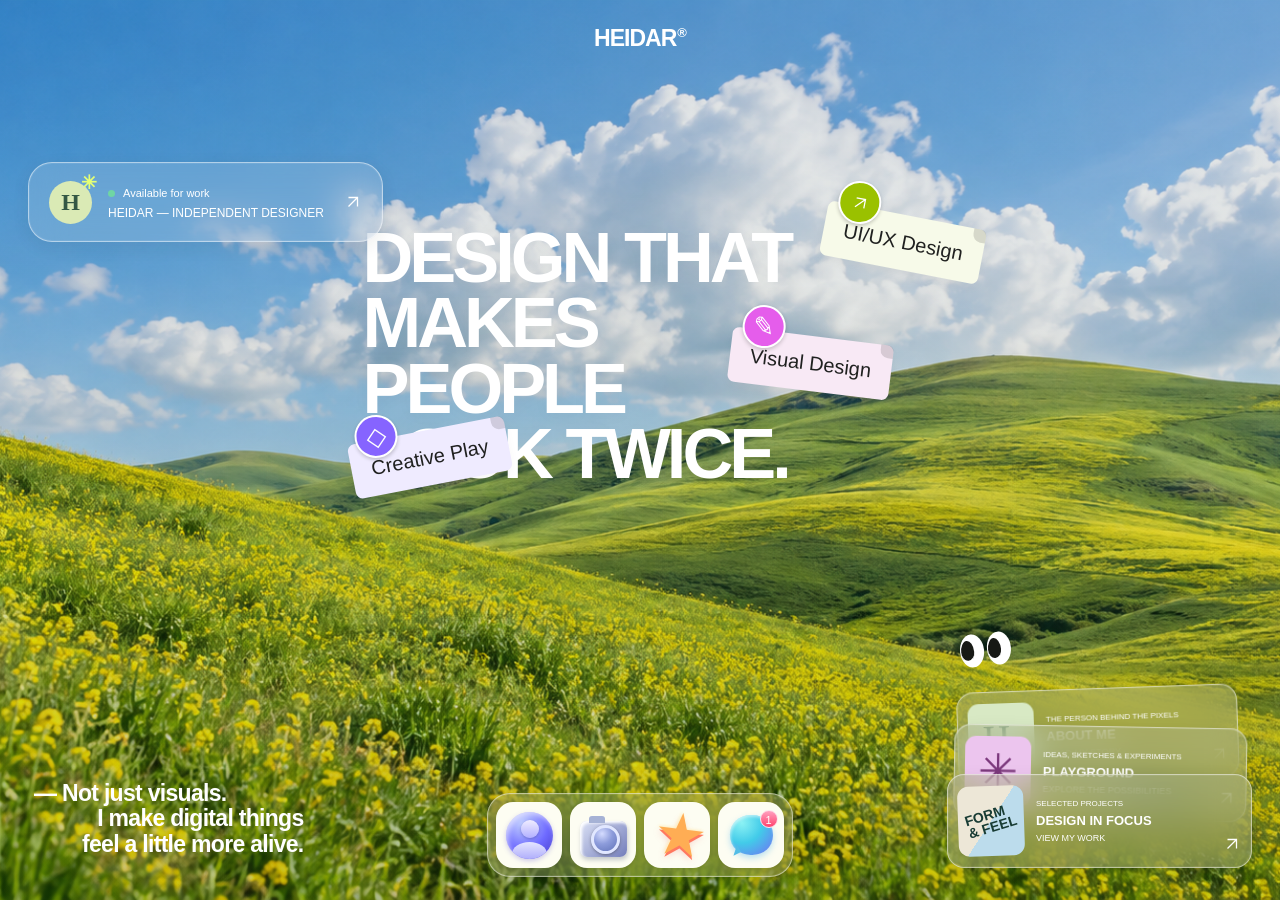
<file: index.html>
<!doctype html>
<html lang="en">
<head>
<meta charset="utf-8"><meta name="viewport" content="width=device-width, initial-scale=1">
<meta name="description" content="Heidar — independent designer creating thoughtful digital experiences, visual identities and creative experiments.">
<meta name="theme-color" content="#628791"><title>Heidar — Designer & Creative</title>
<link rel="stylesheet" href="assets/style.css">
</head>
<body class="landing">
<a class="skip" href="#main">Skip to content</a>
<header class="wordmark"><a href="./">HEIDAR<span>®</span></a></header>
<main id="main" class="scene">
<a class="designer glass" href="about.html"><span class="avatar" aria-hidden="true">H<span>✳</span></span><span class="designer-summary"><span class="status"><i></i>Available for work</span><strong>HEIDAR — INDEPENDENT DESIGNER</strong></span><span class="designer-details"><span class="designer-bio">I design clear websites, thoughtful interfaces, and digital experiences that feel alive.</span><span class="designer-skills">UI/UX Design · Visual Design · Web Design</span></span><span class="designer-arrow"><svg viewBox="0 0 24 24" width="18" height="18" fill="none" stroke="currentColor" stroke-width="1.7" aria-hidden="true"><path d="M6 18 18 6M6 6h12v12"/></svg></span></a>
<div class="headline">
<h1>DESIGN THAT<br>MAKES<br>PEOPLE<br>LOOK TWICE.</h1>
<a class="sticker sticker-ui" href="work.html"><span class="sticker-icon"><svg viewBox="0 0 24 24" width="18" height="18" fill="none" stroke="currentColor" stroke-width="1.7" aria-hidden="true"><path d="M6 18 18 6M6 6h12v12"/></svg></span><span>UI/UX Design</span><i></i></a>
<a class="sticker sticker-art" href="playground.html"><span class="sticker-icon">✎</span><span>Visual Design</span><i></i></a>
<a class="sticker sticker-3d" href="playground.html"><span class="sticker-icon">◇</span><span>Creative Play</span><i></i></a>
</div>
<p class="manifesto"><span aria-hidden="true">—</span> Not just visuals.<br><span class="indent">I make digital things<br>feel a little more alive.</span></p>
<div class="eyes" aria-hidden="true"><span></span><span></span></div>
<div class="project-stack" aria-label="Explore my portfolio">
<a class="stack-card card-back glass" href="about.html"><span class="thumb thumb-about">H.</span><span class="card-copy"><small>THE PERSON BEHIND THE PIXELS</small><strong>ABOUT ME</strong><span>Read my story</span></span><span class="card-arrow"><svg viewBox="0 0 24 24" width="18" height="18" fill="none" stroke="currentColor" stroke-width="1.7" aria-hidden="true"><path d="M6 18 18 6M6 6h12v12"/></svg></span></a>
<a class="stack-card card-middle glass" href="playground.html"><span class="thumb thumb-play">✳</span><span class="card-copy"><small>IDEAS, SKETCHES & EXPERIMENTS</small><strong>PLAYGROUND</strong><span>Explore the possibilities</span></span><span class="card-arrow"><svg viewBox="0 0 24 24" width="18" height="18" fill="none" stroke="currentColor" stroke-width="1.7" aria-hidden="true"><path d="M6 18 18 6M6 6h12v12"/></svg></span></a>
<a class="stack-card card-front glass" href="work.html"><span class="thumb thumb-work"><span>FORM<br>& FEEL</span></span><span class="card-copy"><small>SELECTED PROJECTS</small><strong>DESIGN IN FOCUS</strong><span>View my work</span></span><span class="card-arrow"><svg viewBox="0 0 24 24" width="18" height="18" fill="none" stroke="currentColor" stroke-width="1.7" aria-hidden="true"><path d="M6 18 18 6M6 6h12v12"/></svg></span></a>
</div>
</main>
<nav class="dock glass" aria-label="Main navigation">
<a class="dock-link" href="about.html" aria-label="About me"><span class="dock-icon icon-person" aria-hidden="true"><i></i></span><span class="tooltip">About me</span></a>
<a class="dock-link" href="work.html" aria-label="Selected work"><span class="dock-icon icon-camera" aria-hidden="true"><i></i></span><span class="tooltip">Work</span></a>
<a class="dock-link" href="playground.html" aria-label="Creative playground"><span class="dock-icon icon-star" aria-hidden="true">★</span><span class="tooltip">Playground</span></a>
<a class="dock-link" href="contact.html" aria-label="Get in touch"><span class="dock-icon icon-chat" aria-hidden="true"><i>1</i></span><span class="tooltip">Let’s talk</span></a>
</nav>
</body></html>
</file>
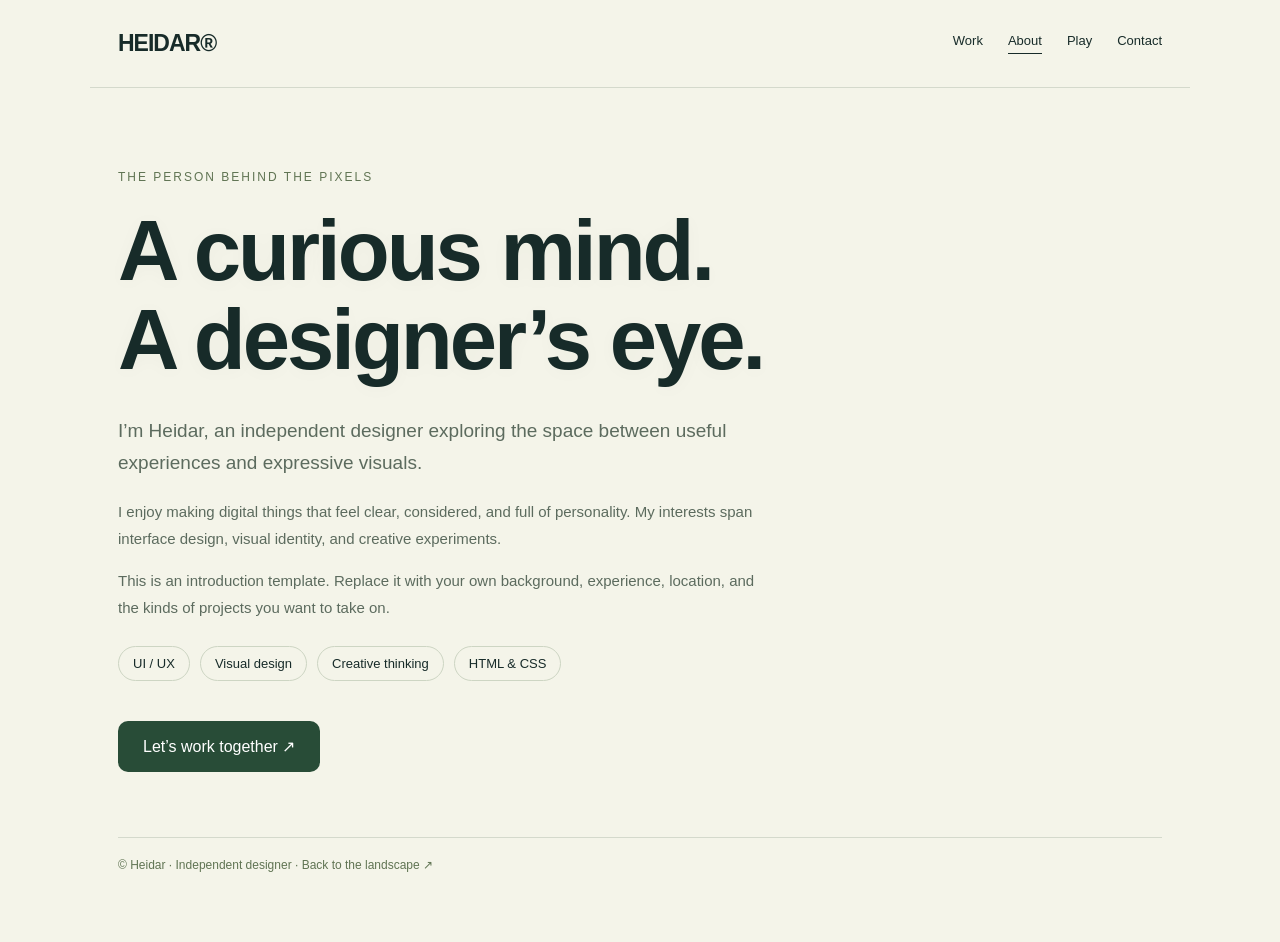
<file: about.html>
<!doctype html>
<html lang="en"><head><meta charset="utf-8"><meta name="viewport" content="width=device-width, initial-scale=1"><meta name="description" content="About me — Heidar’s design portfolio"><title>About me — Heidar</title><link rel="stylesheet" href="assets/style.css"></head><body class="inner"><a class="skip" href="#main">Skip to content</a><header class="inner-header"><a class="inner-brand" href="./">HEIDAR®</a><nav aria-label="Main navigation"><a href="work.html">Work</a><a href="about.html" aria-current="page">About</a><a href="playground.html">Play</a><a href="contact.html">Contact</a></nav></header><main id="main" class="page"><p class="eyebrow">THE PERSON BEHIND THE PIXELS</p><h1>A curious mind.<br>A designer’s eye.</h1><p class="lead">I’m Heidar, an independent designer exploring the space between useful experiences and expressive visuals.</p><div class="page-copy"><p>I enjoy making digital things that feel clear, considered, and full of personality. My interests span interface design, visual identity, and creative experiments.</p><p>This is an introduction template. Replace it with your own background, experience, location, and the kinds of projects you want to take on.</p></div><div class="tags"><span>UI / UX</span><span>Visual design</span><span>Creative thinking</span><span>HTML & CSS</span></div><a class="contact-link" href="contact.html">Let’s work together ↗</a><footer class="page-footer">© Heidar · Independent designer · <a href="./">Back to the landscape ↗</a></footer></main></body></html>
</file>
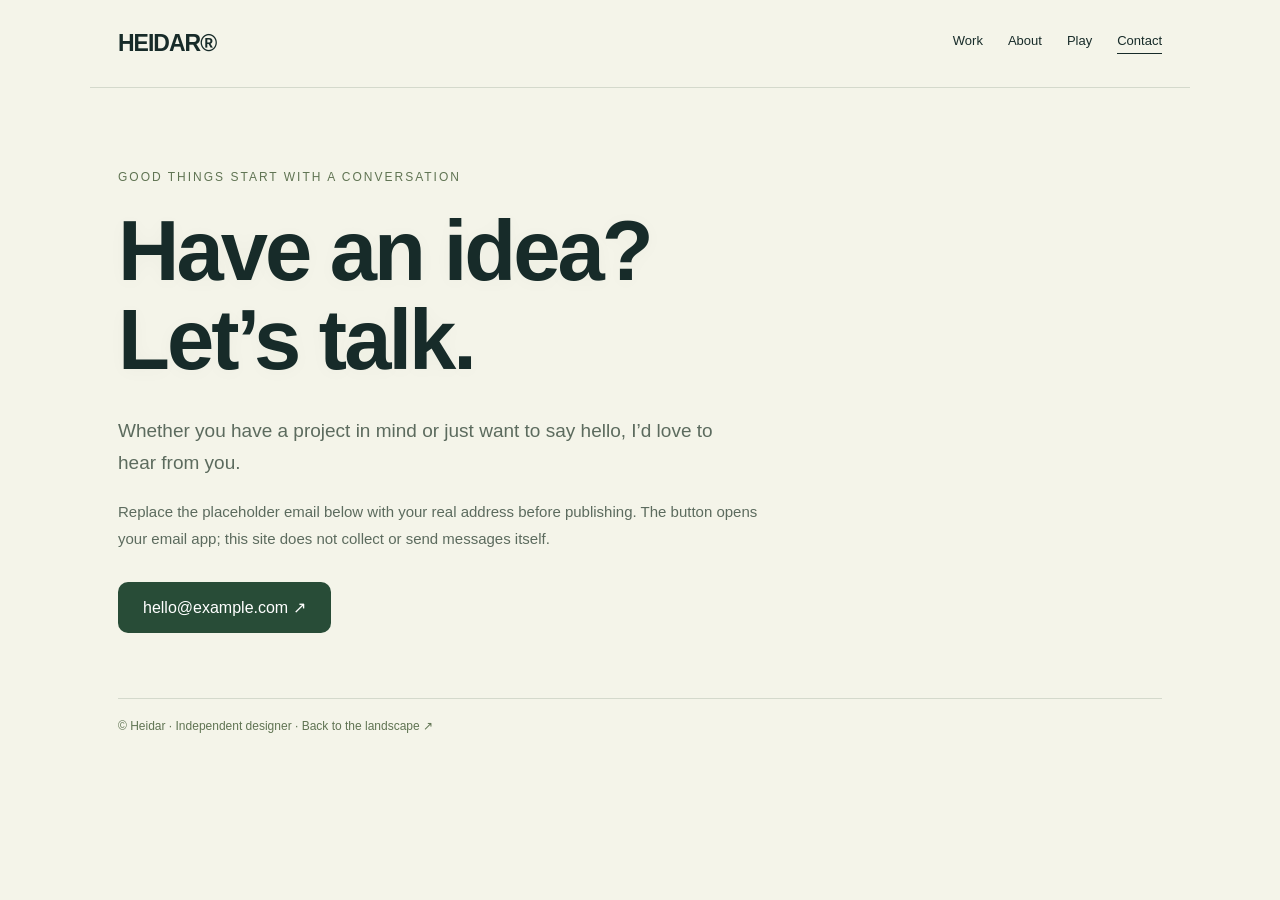
<file: contact.html>
<!doctype html>
<html lang="en"><head><meta charset="utf-8"><meta name="viewport" content="width=device-width, initial-scale=1"><meta name="description" content="Contact — Heidar’s design portfolio"><title>Contact — Heidar</title><link rel="stylesheet" href="assets/style.css"></head><body class="inner"><a class="skip" href="#main">Skip to content</a><header class="inner-header"><a class="inner-brand" href="./">HEIDAR®</a><nav aria-label="Main navigation"><a href="work.html">Work</a><a href="about.html">About</a><a href="playground.html">Play</a><a href="contact.html" aria-current="page">Contact</a></nav></header><main id="main" class="page"><p class="eyebrow">GOOD THINGS START WITH A CONVERSATION</p><h1>Have an idea?<br>Let’s talk.</h1><p class="lead">Whether you have a project in mind or just want to say hello, I’d love to hear from you.</p><div class="page-copy"><p>Replace the placeholder email below with your real address before publishing. The button opens your email app; this site does not collect or send messages itself.</p></div><a class="contact-link" href="mailto:hello@example.com">hello@example.com ↗</a><footer class="page-footer">© Heidar · Independent designer · <a href="./">Back to the landscape ↗</a></footer></main></body></html>
</file>
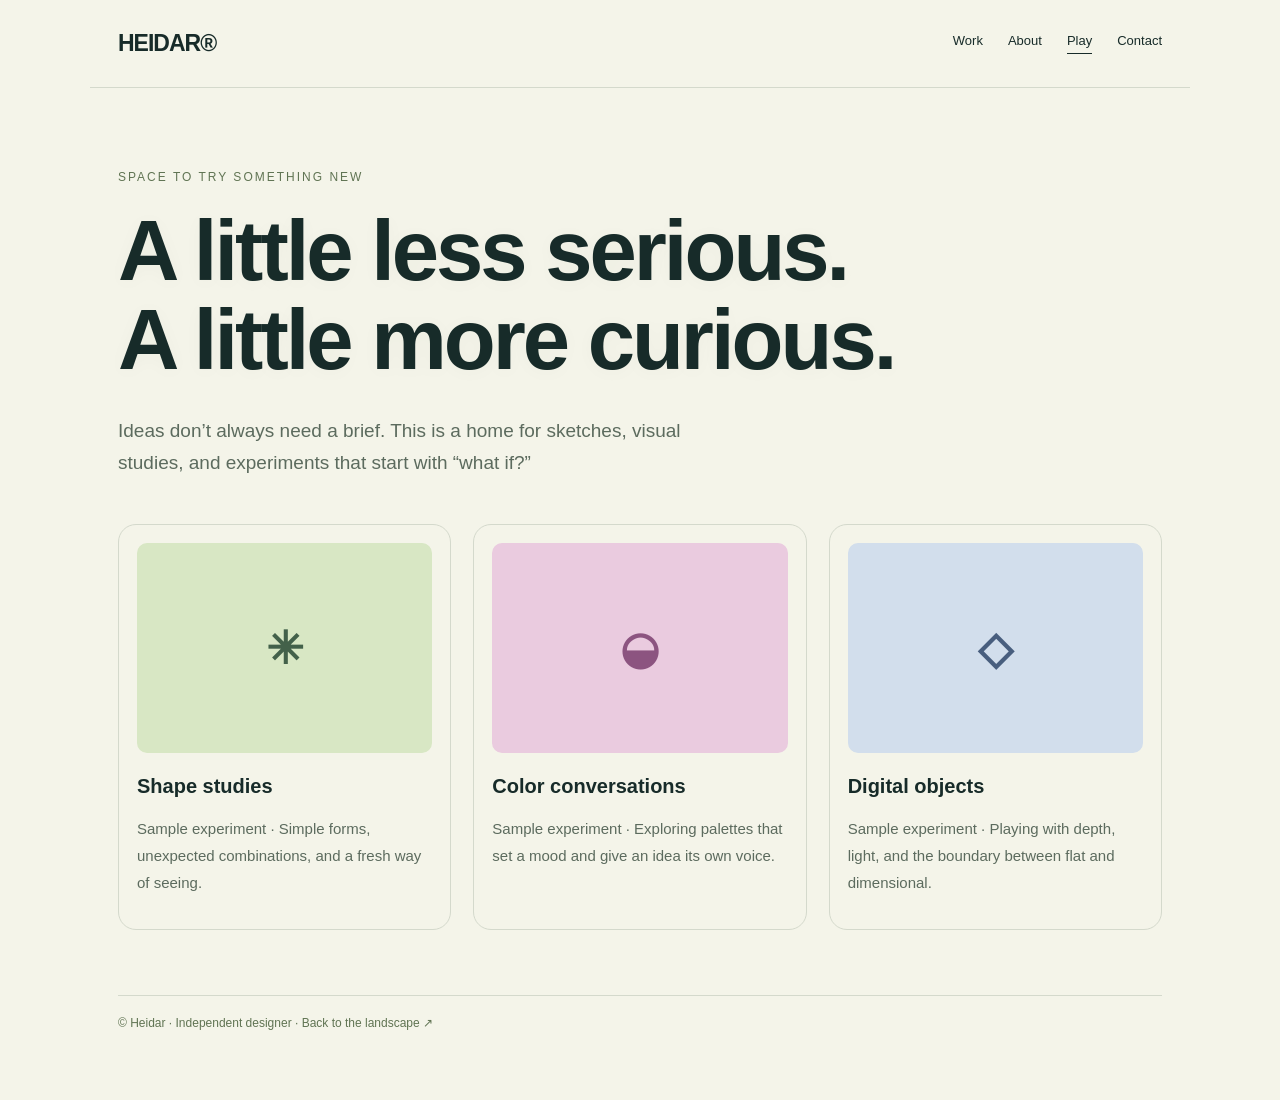
<file: playground.html>
<!doctype html>
<html lang="en"><head><meta charset="utf-8"><meta name="viewport" content="width=device-width, initial-scale=1"><meta name="description" content="Playground — Heidar’s design portfolio"><title>Playground — Heidar</title><link rel="stylesheet" href="assets/style.css"></head><body class="inner"><a class="skip" href="#main">Skip to content</a><header class="inner-header"><a class="inner-brand" href="./">HEIDAR®</a><nav aria-label="Main navigation"><a href="work.html">Work</a><a href="about.html">About</a><a href="playground.html" aria-current="page">Play</a><a href="contact.html">Contact</a></nav></header><main id="main" class="page"><p class="eyebrow">SPACE TO TRY SOMETHING NEW</p><h1>A little less serious.<br>A little more curious.</h1><p class="lead">Ideas don’t always need a brief. This is a home for sketches, visual studies, and experiments that start with “what if?”</p><div class="page-grid"><article class="sample"><div class="sample-art">✳</div><h2>Shape studies</h2><p>Sample experiment · Simple forms, unexpected combinations, and a fresh way of seeing.</p></article><article class="sample"><div class="sample-art">◒</div><h2>Color conversations</h2><p>Sample experiment · Exploring palettes that set a mood and give an idea its own voice.</p></article><article class="sample"><div class="sample-art">◇</div><h2>Digital objects</h2><p>Sample experiment · Playing with depth, light, and the boundary between flat and dimensional.</p></article></div><footer class="page-footer">© Heidar · Independent designer · <a href="./">Back to the landscape ↗</a></footer></main></body></html>
</file>
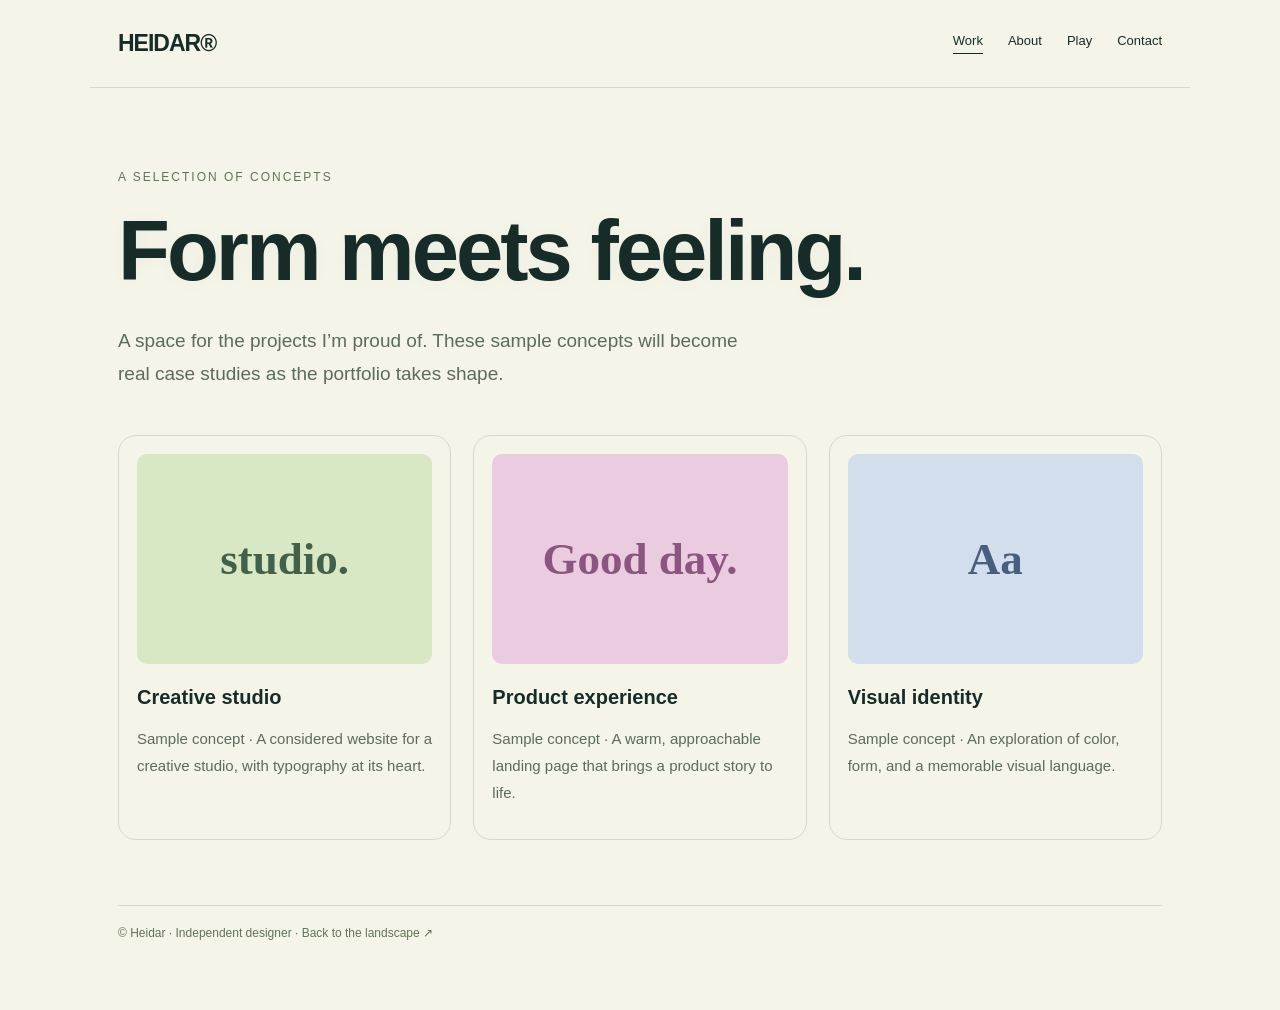
<file: work.html>
<!doctype html>
<html lang="en"><head><meta charset="utf-8"><meta name="viewport" content="width=device-width, initial-scale=1"><meta name="description" content="Selected work — Heidar’s design portfolio"><title>Selected work — Heidar</title><link rel="stylesheet" href="assets/style.css"></head><body class="inner"><a class="skip" href="#main">Skip to content</a><header class="inner-header"><a class="inner-brand" href="./">HEIDAR®</a><nav aria-label="Main navigation"><a href="work.html" aria-current="page">Work</a><a href="about.html">About</a><a href="playground.html">Play</a><a href="contact.html">Contact</a></nav></header><main id="main" class="page"><p class="eyebrow">A SELECTION OF CONCEPTS</p><h1>Form meets feeling.</h1><p class="lead">A space for the projects I’m proud of. These sample concepts will become real case studies as the portfolio takes shape.</p><div class="page-grid"><article class="sample"><div class="sample-art">studio.</div><h2>Creative studio</h2><p>Sample concept · A considered website for a creative studio, with typography at its heart.</p></article><article class="sample"><div class="sample-art">Good day.</div><h2>Product experience</h2><p>Sample concept · A warm, approachable landing page that brings a product story to life.</p></article><article class="sample"><div class="sample-art">Aa</div><h2>Visual identity</h2><p>Sample concept · An exploration of color, form, and a memorable visual language.</p></article></div><footer class="page-footer">© Heidar · Independent designer · <a href="./">Back to the landscape ↗</a></footer></main></body></html>
</file>
<file: assets/style.css>
:root{--white:#fff;--ink:#172b29;--lime:#bada03}*{box-sizing:border-box}body{margin:0;font-family:Arial,Helvetica,sans-serif}a{color:inherit;text-decoration:none}a:focus-visible{outline:3px solid #e6ff74;outline-offset:6px}button,a{-webkit-tap-highlight-color:transparent}.landing{color:white;background:#63858d url('landscape.png') center center/cover no-repeat;min-height:100svh;position:relative;isolation:isolate}.landing:before{content:"";position:absolute;inset:0;background:linear-gradient(180deg,#18344424,#18331e19 50%,#10270836);z-index:-1}.wordmark{text-align:center;position:absolute;top:25px;left:0;right:0;z-index:5;font-weight:800;font-size:23px;letter-spacing:-1px}.wordmark span{font-size:13px;vertical-align:top;margin-left:1px}.scene{position:relative;min-height:100svh}.glass{background:#ffffff23;border:1px solid #ffffff80;box-shadow:inset 0 0 0 1px #ffffff12,0 5px 18px #16291812;-webkit-backdrop-filter:blur(18px);backdrop-filter:blur(18px)}.designer{position:absolute;top:18%;left:28px;display:flex;align-items:center;gap:16px;padding:17px 20px;border-radius:24px;width:355px;transition:background .2s}.designer:hover{background:#ffffff35}.avatar{position:relative;width:43px;height:43px;border-radius:50%;background:#daeab5;color:#345845;display:grid;place-items:center;font:bold 24px Georgia;flex-shrink:0}.avatar>span{position:absolute;font-size:19px;top:-10px;right:-5px;color:#e5ff75}.status{display:flex;align-items:center;gap:8px;font-size:11px;margin-bottom:7px}.status i{width:7px;height:7px;background:#6fd5a4;border-radius:50%}.designer strong{font-size:12px;font-weight:500;display:block;white-space:nowrap}.designer-arrow{font-size:19px;margin-left:auto}.headline{position:absolute;top:25%;left:50%;transform:translateX(-50%);width:555px}h1{font-size:clamp(58px,5.5vw,90px);font-weight:850;line-height:.93;letter-spacing:-4px;margin:0;text-shadow:0 2px 18px #25462108}.sticker{position:absolute;display:flex;align-items:center;justify-content:center;border-radius:7px;color:#202120;padding:16px 20px;font-size:20px;font-weight:500;box-shadow:0 5px 10px #00000008;white-space:nowrap;transition:translate .2s}.sticker:hover{translate:0 -5px}.sticker-ui{right:-66px;top:-10px;background:#f7fae9;transform:rotate(11deg)}.sticker-art{right:26px;top:111px;background:#f8e9f5;transform:rotate(7deg)}.sticker-3d{left:-12px;top:205px;background:#efebff;transform:rotate(-11deg)}.sticker-icon{position:absolute;top:-25px;left:9px;width:43px;height:43px;border-radius:50%;border:2px solid white;display:grid;place-items:center;color:white;font-size:26px;box-shadow:0 2px 4px #0003}.sticker-ui .sticker-icon{background:#9ac100}.sticker-art .sticker-icon{background:#e55deb}.sticker-3d .sticker-icon{background:#8664ff}.sticker i{position:absolute;right:0;top:0;width:13px;height:13px;background:#0002;border-radius:0 6px 0 8px}.manifesto{position:absolute;bottom:43px;left:34px;font-size:23px;line-height:1.1;letter-spacing:-.7px;font-weight:600;margin:0}.manifesto .indent{display:block;text-align:right;margin-left:48px}.eyes{position:absolute;right:21%;bottom:26%;display:flex;gap:3px;transform:rotate(-6deg)}.eyes span{display:block;width:24px;height:33px;border-radius:50%;background:white;position:relative}.eyes span:after{content:"";position:absolute;left:1px;bottom:4px;width:13px;height:20px;background:#171915;border-radius:50%;border-bottom:3px solid white}.dock{position:fixed;bottom:23px;left:50%;transform:translateX(-50%);display:flex;gap:8px;padding:8px;border-radius:23px;z-index:10}.dock-link{position:relative;background:#fdfdf2;width:66px;height:66px;border-radius:17px;display:grid;place-items:center;transition:transform .2s;box-shadow:0 2px 4px #0001}.dock-link:hover,.dock-link:focus-visible{transform:translateY(-8px)}.tooltip{position:absolute;bottom:calc(100% + 15px);left:50%;transform:translateX(-50%);white-space:nowrap;background:#263d35e8;padding:7px 12px;border-radius:8px;font-size:12px;opacity:0;pointer-events:none;transition:opacity .2s}.dock-link:hover .tooltip,.dock-link:focus-visible .tooltip{opacity:1}.dock-icon{display:block;width:47px;height:47px;position:relative}.icon-person{border-radius:50%;background:radial-gradient(circle at 35% 25%,#c0ceff,#6e6aff 55%,#443ac9);box-shadow:inset 2px 3px 5px #fff9,0 2px 5px #685ed555;overflow:hidden}.icon-person:before{content:"";position:absolute;top:8px;left:15px;width:18px;height:18px;border-radius:50%;background:linear-gradient(#f0edff,#b2b0ff);box-shadow:0 1px 3px #32388066}.icon-person:after{content:"";position:absolute;bottom:-7px;left:6px;width:35px;height:24px;border-radius:50%;background:linear-gradient(#e5e5ff,#9a98fa)}.icon-camera{height:36px;margin-top:7px;border-radius:7px;background:linear-gradient(135deg,#dce2f6,#737dba);box-shadow:inset 2px 2px 3px white,1px 3px 4px #52607d50}.icon-camera:before{content:"";position:absolute;top:-5px;left:9px;width:16px;height:7px;border-radius:3px 3px 0 0;background:#a6b2d5}.icon-camera i{position:absolute;width:29px;height:29px;top:4px;left:11px;border-radius:50%;border:3px solid #e1e7ff;background:radial-gradient(circle at 35% 25%,#d5dcff,#8d9cdb 45%,#6173b8);box-shadow:0 1px 3px #3337}.icon-star{font-size:59px;line-height:47px;color:#ffad54;text-shadow:1px 3px 0 #ff785f,-1px -1px 3px #ffeebb,0 4px 7px #e7647144;transform:rotate(7deg)}.icon-chat{width:43px;height:40px;border-radius:48%;background:radial-gradient(circle at 28% 20%,#8bf2f4,#42cbe9 45%,#6489f0 85%);box-shadow:inset 1px 2px 3px #fff8,0 3px 6px #55b7ed66}.icon-chat:after{content:"";position:absolute;bottom:-3px;left:5px;border:6px solid transparent;border-left-color:#52bde6;transform:rotate(18deg)}.icon-chat i{position:absolute;right:-5px;top:-5px;width:18px;height:18px;border-radius:50%;background:linear-gradient(#ffa2c0,#ff426d);color:white;font-style:normal;font-size:11px;text-align:center;line-height:18px;border:1px solid #ffe4ee}.project-stack{position:absolute;width:305px;height:180px;bottom:32px;right:28px}.stack-card{position:absolute;right:0;width:305px;height:94px;border-radius:17px;display:flex;align-items:center;gap:12px;padding:10px;transition:transform .25s,background .25s;transform-origin:bottom center;background:#adb39165}.card-back{top:0;width:281px;right:12px;transform:rotate(-2deg)}.card-middle{top:38px;width:293px;right:6px;transform:rotate(1deg)}.card-front{top:86px}.stack-card:hover,.stack-card:focus-visible{transform:translate(-12px,-45px);background:#718475ed;z-index:4}.thumb{width:66px;height:70px;flex-shrink:0;border-radius:11px;display:grid;place-items:center;overflow:hidden}.thumb-work{background:linear-gradient(125deg,#ede7d7 50%,#bcdcec 50%);color:#183c34;transform:rotate(-2deg)}.thumb-work>span{font-size:14px;line-height:.95;font-weight:900;transform:rotate(-15deg)}.thumb-play{background:#ecc5ee;color:#7b387c;font-size:48px}.thumb-about{background:#d8e9c4;color:#38664a;font:38px Georgia}.card-copy{display:flex;flex-direction:column;gap:5px}.card-copy small{font-size:8px}.card-copy strong{font-size:13px}.card-copy>span{font-size:9px;text-transform:uppercase}.card-arrow{margin-left:auto;align-self:flex-end;font-size:16px}.skip{position:absolute;top:-100px;left:15px;background:#173c2f;padding:12px;z-index:20}.skip:focus{top:15px}.inner{background:#f4f4e9;color:var(--ink);min-height:100svh}.inner-header{display:flex;justify-content:space-between;align-items:center;max-width:1100px;margin:auto;padding:30px 28px;border-bottom:1px solid #d4d9cc}.inner-brand{font-weight:900;font-size:23px;letter-spacing:-1px}.inner-header nav{display:flex;gap:25px;font-size:13px}.inner-header [aria-current]{border-bottom:1px solid;padding-bottom:5px}.page{max-width:1100px;margin:auto;padding:70px 28px}.page .eyebrow{text-transform:uppercase;font-size:12px;letter-spacing:2px;color:#607453}.page h1{font-size:clamp(45px,7vw,85px);line-height:1.05;letter-spacing:-3px;margin:22px 0 30px}.page .lead{max-width:620px;font-size:19px;line-height:1.7;color:#5c6b5e}.page-grid{display:grid;grid-template-columns:repeat(3,1fr);gap:22px;margin-top:45px}.sample{border:1px solid #d4d9cc;border-radius:18px;padding:18px}.sample-art{height:210px;border-radius:10px;display:grid;place-items:center;background:#d8e7c4;font:bold 45px Georgia;color:#43614a}.sample:nth-child(2) .sample-art{background:#eacbdf;color:#8c5480}.sample:nth-child(3) .sample-art{background:#d2deec;color:#485e7e}.sample h2{font-size:20px;margin-top:22px}.sample p,.page-copy{font-size:15px;line-height:1.8;color:#5c6b5e}.page-copy{max-width:650px}.tags{display:flex;gap:10px;flex-wrap:wrap;margin:25px 0}.tags span{padding:9px 14px;border:1px solid #cdd5c3;border-radius:50px;font-size:13px}.contact-link{display:inline-block;background:#284c37;color:white;padding:16px 25px;border-radius:10px;margin-top:15px}.page-footer{margin-top:65px;font-size:12px;color:#607453;border-top:1px solid #d4d9cc;padding-top:20px}@media(min-width:1700px){.headline{width:600px;top:26%}.sticker-art{top:135px}.sticker-3d{top:225px}}@media(max-width:1150px){.designer{top:13%;width:300px;padding:14px}.designer strong{font-size:10px}.headline{top:30%;width:470px}h1{font-size:70px}.sticker-ui{right:-15px}.sticker-art{top:90px;right:15px}.sticker-3d{top:165px}.sticker{font-size:16px;padding:13px 16px}.manifesto{font-size:18px;bottom:140px;left:25px}.project-stack{width:270px;right:20px;bottom:135px}.stack-card{width:270px}.card-back{width:246px}.card-middle{width:258px}.eyes{display:none}}@media(max-width:700px){.landing{background-position:45% center}.wordmark{top:22px;font-size:20px}.scene{min-height:980px}.designer{top:90px;left:22px;right:22px;width:auto;max-width:355px}.headline{top:255px;width:calc(100% - 50px);max-width:420px}h1{font-size:clamp(49px,11.8vw,70px);letter-spacing:-2.5px}.sticker-ui{top:-35px;right:5px;transform:rotate(9deg)}.sticker-art{top:103px;right:0}.sticker-3d{top:195px;left:0}.sticker{font-size:14px;padding:12px 14px}.sticker-icon{width:32px;height:32px;top:-21px;font-size:21px}.manifesto{top:575px;bottom:auto;left:25px;font-size:20px}.project-stack{top:685px;bottom:auto;right:22px;width:305px}.stack-card{width:305px}.card-back{width:281px}.card-middle{width:293px}.dock{bottom:16px;padding:7px;border-radius:21px}.dock-link{width:58px;height:58px;border-radius:15px}.dock-icon{transform:scale(.9)}.tooltip{display:none}.page-grid{grid-template-columns:1fr}.inner-header{align-items:flex-start;gap:20px}.inner-header nav{gap:12px;flex-wrap:wrap;font-size:12px}.page{padding-top:45px}.page h1{font-size:49px}.page .lead{font-size:17px}}@media(prefers-reduced-motion:reduce){*{transition:none!important}}
@media(hover:hover) and (min-width:701px){.project-stack:hover .card-back,.project-stack:focus-within .card-back{top:-110px;transform:rotate(-3deg)}.project-stack:hover .card-middle,.project-stack:focus-within .card-middle{top:-12px;transform:rotate(1deg)}.stack-card{transition:top .25s,transform .25s,background .25s}.stack-card:hover{transform:translateX(-8px)}}
@media(max-width:700px){.scene{min-height:1110px}.project-stack{height:295px}.card-back{top:0;right:0;width:305px;transform:none}.card-middle{top:100px;right:0;width:305px;transform:none}.card-front{top:200px}.stack-card:hover,.stack-card:focus-visible{transform:none}}

/* Designer introduction: the compact card unfolds in place. */
.designer{display:block;height:80px;overflow:hidden;z-index:6;transition:height .35s ease,background .35s ease}
.designer .avatar{position:absolute;top:18px;left:20px}
.designer-summary{position:absolute;top:24px;left:79px;right:35px;transition:top .35s ease,left .35s ease}
.designer-arrow{position:absolute;right:20px;top:30px;transition:opacity .2s ease}
.designer-details{position:absolute;top:136px;left:20px;right:20px;visibility:hidden;opacity:0;transform:translateY(8px);transition:opacity .2s ease,transform .3s ease,visibility .2s}
.designer-bio{display:block;font-size:12px;line-height:1.45}
.designer-skills{display:block;margin-top:14px;color:#edf1dd;font-size:11px;line-height:1.5}
.designer:is(:hover,:focus-visible){height:225px;background:#c2d6da40}
.designer:is(:hover,:focus-visible) .designer-summary{top:85px;left:20px;right:20px}
.designer:is(:hover,:focus-visible) .designer-arrow{opacity:0}
.designer:is(:hover,:focus-visible) .designer-details{visibility:visible;opacity:1;transform:translateY(0);transition-delay:.1s}
@media(max-width:1150px){.designer-summary{left:76px}.designer strong{font-size:10px}.designer-bio{font-size:12px}.designer-skills{font-size:10px}}
@media(hover:none) and (pointer:coarse){.designer{height:225px;background:#c2d6da40}.designer-summary{top:85px;left:20px;right:20px}.designer-arrow{opacity:0}.designer-details{visibility:visible;opacity:1;transform:none}}
@media(hover:none) and (pointer:coarse) and (max-width:700px){.headline{top:370px}.manifesto{top:690px}.project-stack{top:800px}.scene{min-height:1230px}}
</file>
